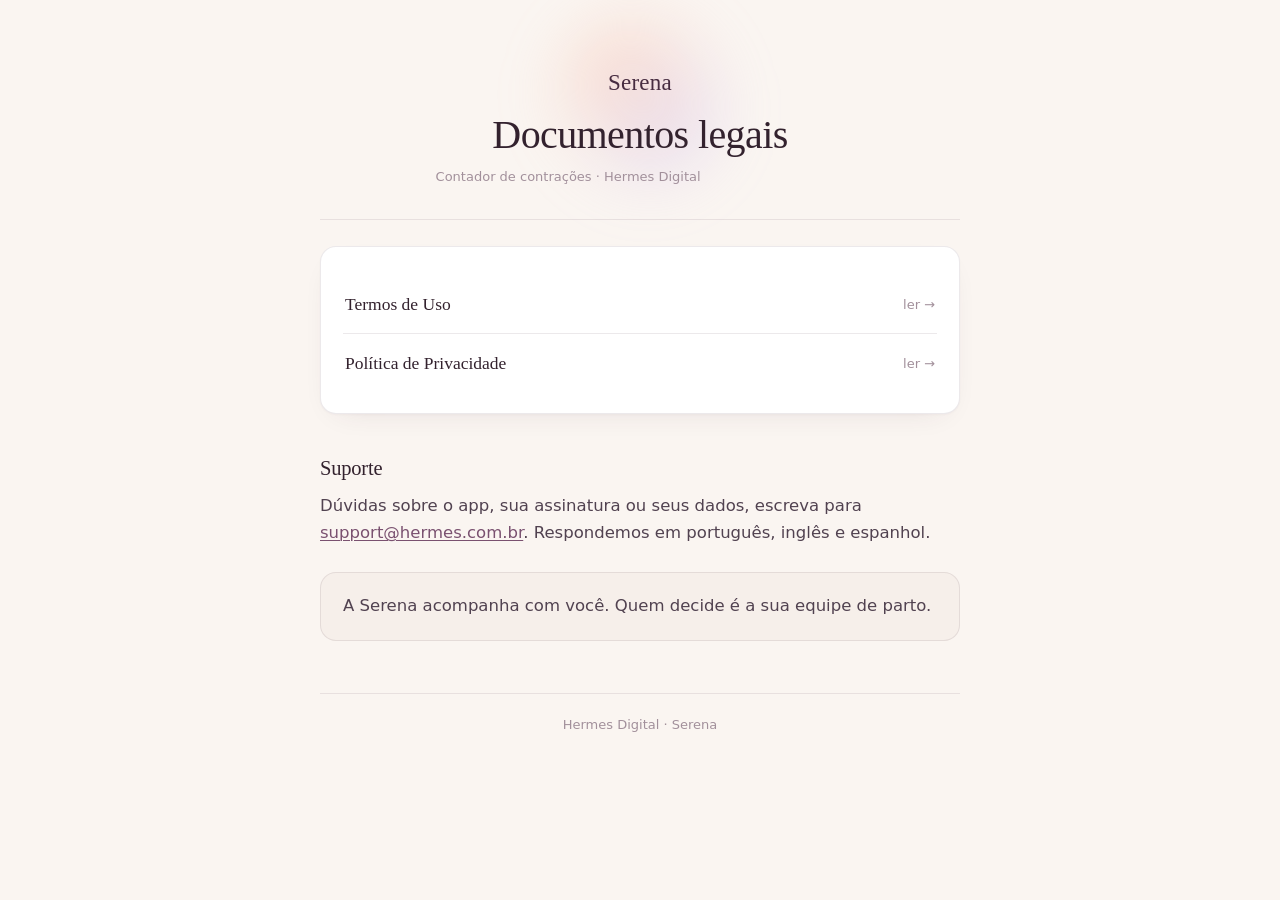
<file: index.html>
<!doctype html>
<html lang="pt-BR">
<head>
<meta charset="utf-8">
<meta name="viewport" content="width=device-width,initial-scale=1">
<meta name="color-scheme" content="light">
<style>
:root{
  --ground:#FAF5F1; --surface:#FFFFFF; --sunken:#F6EFEA;
  --ink:#33222E; --plum:#472C40; --accent:#7A5170;
  --muted:#8A7583; --faint:#A2909B; --hairline:rgba(71,44,64,.10);
  --serif:ui-serif,"New York","Iowan Old Style",Georgia,serif;
  --sans:-apple-system,BlinkMacSystemFont,"Segoe UI",system-ui,sans-serif;
}
*{box-sizing:border-box}
html{-webkit-text-size-adjust:100%}
body{
  margin:0;background:var(--ground);color:var(--ink);
  font-family:var(--sans);font-size:16.5px;line-height:1.62;
  padding:0 22px 90px;-webkit-font-smoothing:antialiased;
}
.wrap{max-width:40rem;margin:0 auto}

/* cabeçalho com o brilho do orbe */
header{position:relative;padding:64px 0 26px;text-align:center}
header::before{
  content:"";position:absolute;left:50%;top:8px;transform:translateX(-50%);
  width:190px;height:190px;border-radius:50%;pointer-events:none;
  background:
    radial-gradient(circle at 38% 32%, rgba(250,178,150,.30), rgba(250,178,150,0) 62%),
    radial-gradient(circle at 62% 60%, rgba(192,168,240,.26), rgba(192,168,240,0) 62%);
  filter:blur(26px);
}
.brand{
  position:relative;font-family:var(--serif);font-size:23px;letter-spacing:.01em;
  color:var(--plum);
}
h1{
  position:relative;font-family:var(--serif);font-size:clamp(31px,8vw,40px);
  font-weight:500;line-height:1.12;letter-spacing:-.015em;margin:12px 0 8px;
  text-wrap:balance;
}
.updated{position:relative;font-size:13px;color:var(--faint);margin:0}
.rule{height:1px;background:var(--hairline);margin:6px 0 4px}

h2{
  font-family:var(--serif);font-size:20.5px;font-weight:500;letter-spacing:-.01em;
  margin:38px 0 8px;color:var(--ink);
}
p,li{color:#514250;max-width:60ch;margin:0 0 .85rem}
ul{padding-left:1.15rem;margin:.2rem 0 1rem}
li{margin:.34rem 0}
li::marker{color:var(--accent)}
strong{color:var(--ink);font-weight:640}
a{color:var(--accent);text-underline-offset:2px;text-decoration-thickness:1px}
a:focus-visible{outline:2px solid var(--accent);outline-offset:3px;border-radius:3px}

/* cartão de destaque — o mesmo do app */
.card{
  background:var(--surface);border:1px solid var(--hairline);border-radius:16px;
  padding:20px 22px;margin:26px 0 6px;
  box-shadow:0 1px 2px rgba(71,44,64,.03),0 10px 30px -18px rgba(71,44,64,.16);
}
.card p{margin:0}
.card.quiet{background:var(--sunken);box-shadow:none}

.docs{list-style:none;padding:0;margin:8px 0 0}
.docs li{
  margin:0;border-top:1px solid var(--hairline);
}
.docs li:first-child{border-top:0}
.docs a{
  display:flex;align-items:center;justify-content:space-between;gap:12px;
  padding:15px 2px;text-decoration:none;font-family:var(--serif);font-size:17.5px;
  color:var(--ink);
}
.docs a span{font-family:var(--sans);font-size:13px;color:var(--faint)}
.docs a:hover{color:var(--accent)}

footer{
  margin-top:52px;padding-top:20px;border-top:1px solid var(--hairline);
  font-size:13px;color:var(--faint);text-align:center;
}
footer a{color:var(--faint)}

@media (prefers-color-scheme:dark){
 :root{
   --ground:#171219; --surface:#1F1924; --sunken:#241D2A;
   --ink:#EDE5EF; --plum:#E5A0C0; --accent:#E5A0C0;
   --muted:#A99DAE; --faint:#8B8091; --hairline:rgba(237,229,239,.13);
 }
 body{color:var(--ink)}
 p,li{color:#C6BCCA}
 .card{box-shadow:none}
}
</style>
<title>Serena — Legal</title>
</head>
<body>
<div class="wrap">
<header>
<div class="brand">Serena</div>
<h1>Documentos legais</h1>
<p class="updated">Contador de contrações · Hermes Digital</p>
</header>
<div class="rule"></div>

<div class="card">
<ul class="docs">
<li><a href="terms.html">Termos de Uso<span>ler →</span></a></li>
<li><a href="privacy.html">Política de Privacidade<span>ler →</span></a></li>
</ul>
</div>

<h2>Suporte</h2>
<p>Dúvidas sobre o app, sua assinatura ou seus dados, escreva para
<a href="mailto:support@hermes.com.br">support@hermes.com.br</a>. Respondemos em português, inglês e espanhol.</p>

<div class="card quiet">
<p>A Serena acompanha com você. Quem decide é a sua equipe de parto.</p>
</div>

<footer>Hermes Digital · Serena</footer>
</div>
</body>
</html>
</file>
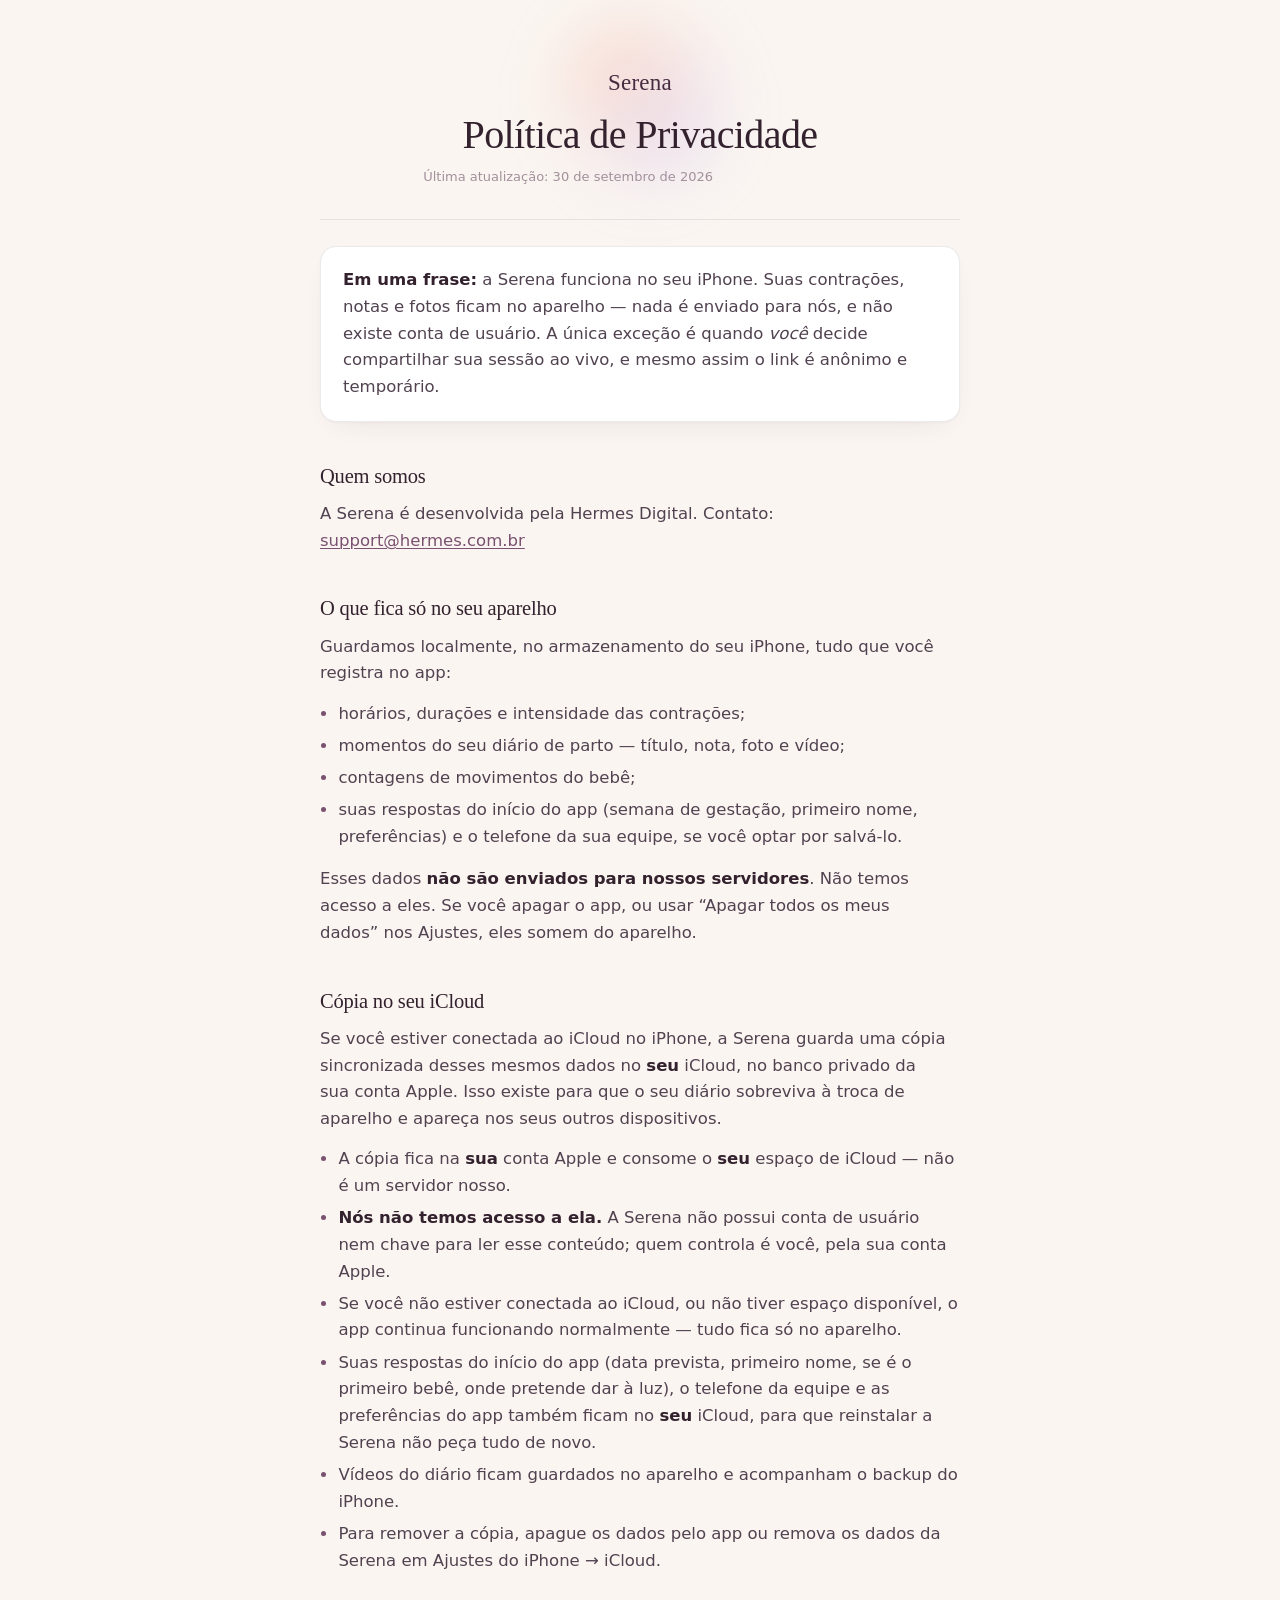
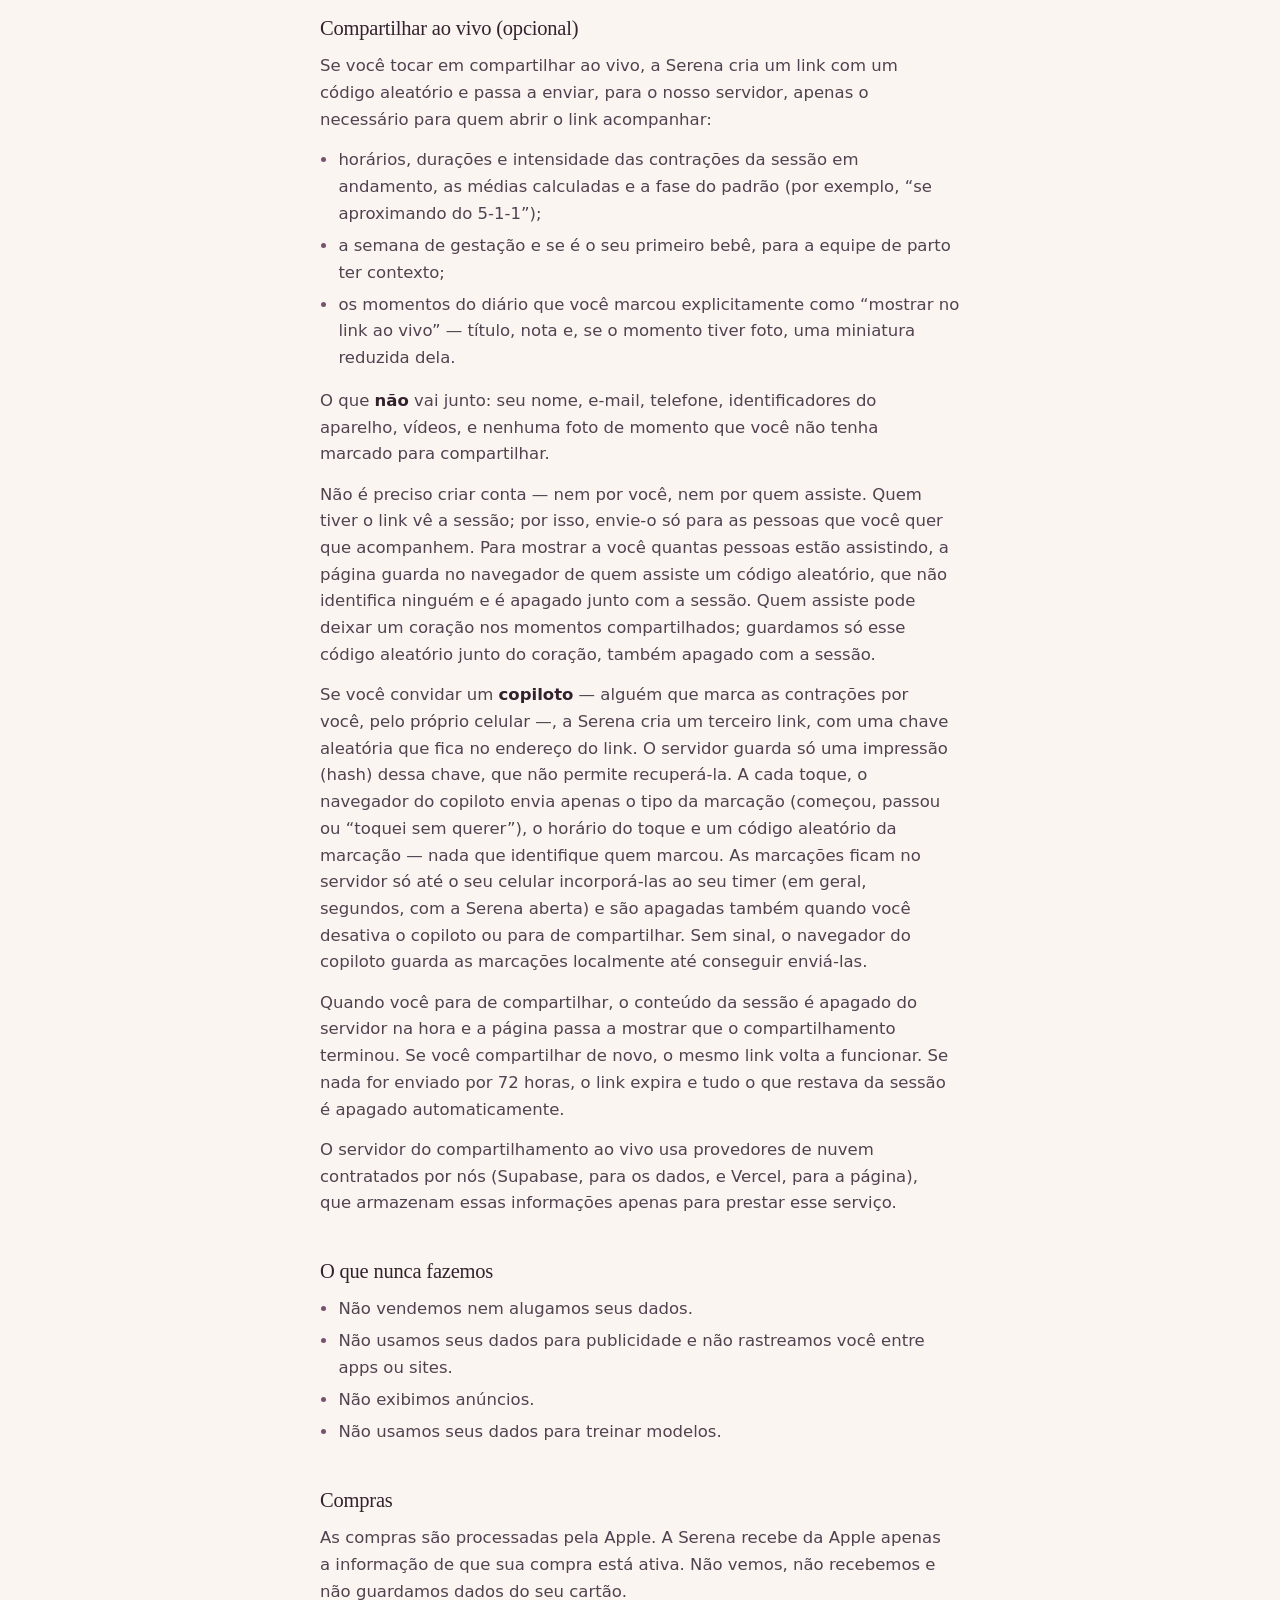
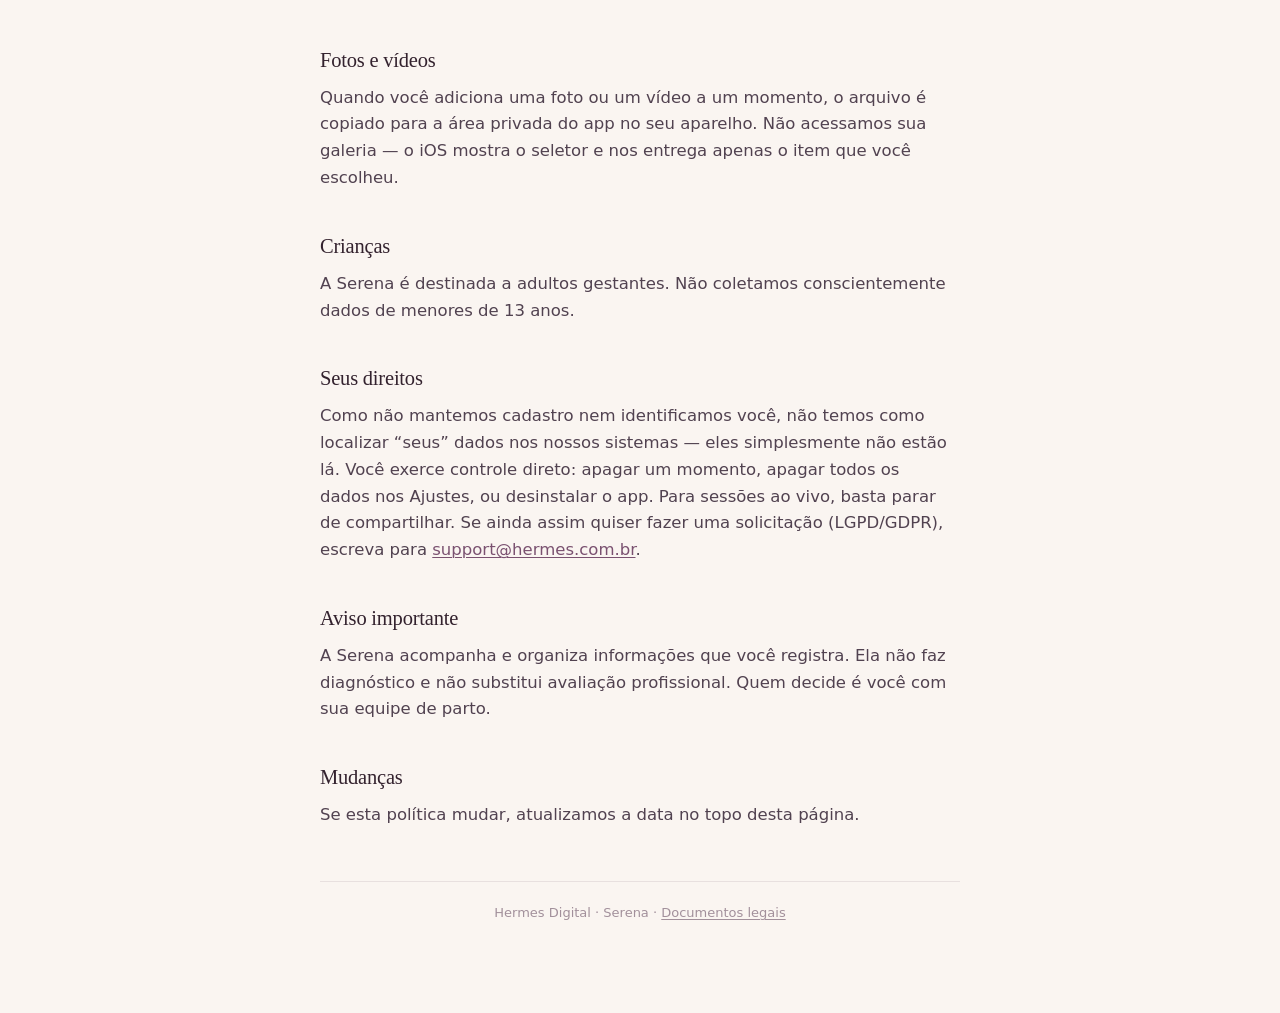
<file: privacy.html>
<!doctype html>
<html lang="pt-BR">
<head>
<meta charset="utf-8">
<meta name="viewport" content="width=device-width,initial-scale=1">
<meta name="color-scheme" content="light">
<style>
:root{
  --ground:#FAF5F1; --surface:#FFFFFF; --sunken:#F6EFEA;
  --ink:#33222E; --plum:#472C40; --accent:#7A5170;
  --muted:#8A7583; --faint:#A2909B; --hairline:rgba(71,44,64,.10);
  --serif:ui-serif,"New York","Iowan Old Style",Georgia,serif;
  --sans:-apple-system,BlinkMacSystemFont,"Segoe UI",system-ui,sans-serif;
}
*{box-sizing:border-box}
html{-webkit-text-size-adjust:100%}
body{
  margin:0;background:var(--ground);color:var(--ink);
  font-family:var(--sans);font-size:16.5px;line-height:1.62;
  padding:0 22px 90px;-webkit-font-smoothing:antialiased;
}
.wrap{max-width:40rem;margin:0 auto}

/* cabeçalho com o brilho do orbe */
header{position:relative;padding:64px 0 26px;text-align:center}
header::before{
  content:"";position:absolute;left:50%;top:8px;transform:translateX(-50%);
  width:190px;height:190px;border-radius:50%;pointer-events:none;
  background:
    radial-gradient(circle at 38% 32%, rgba(250,178,150,.30), rgba(250,178,150,0) 62%),
    radial-gradient(circle at 62% 60%, rgba(192,168,240,.26), rgba(192,168,240,0) 62%);
  filter:blur(26px);
}
.brand{
  position:relative;font-family:var(--serif);font-size:23px;letter-spacing:.01em;
  color:var(--plum);
}
h1{
  position:relative;font-family:var(--serif);font-size:clamp(31px,8vw,40px);
  font-weight:500;line-height:1.12;letter-spacing:-.015em;margin:12px 0 8px;
  text-wrap:balance;
}
.updated{position:relative;font-size:13px;color:var(--faint);margin:0}
.rule{height:1px;background:var(--hairline);margin:6px 0 4px}

h2{
  font-family:var(--serif);font-size:20.5px;font-weight:500;letter-spacing:-.01em;
  margin:38px 0 8px;color:var(--ink);
}
p,li{color:#514250;max-width:60ch;margin:0 0 .85rem}
ul{padding-left:1.15rem;margin:.2rem 0 1rem}
li{margin:.34rem 0}
li::marker{color:var(--accent)}
strong{color:var(--ink);font-weight:640}
a{color:var(--accent);text-underline-offset:2px;text-decoration-thickness:1px}
a:focus-visible{outline:2px solid var(--accent);outline-offset:3px;border-radius:3px}

/* cartão de destaque — o mesmo do app */
.card{
  background:var(--surface);border:1px solid var(--hairline);border-radius:16px;
  padding:20px 22px;margin:26px 0 6px;
  box-shadow:0 1px 2px rgba(71,44,64,.03),0 10px 30px -18px rgba(71,44,64,.16);
}
.card p{margin:0}
.card.quiet{background:var(--sunken);box-shadow:none}

.docs{list-style:none;padding:0;margin:8px 0 0}
.docs li{
  margin:0;border-top:1px solid var(--hairline);
}
.docs li:first-child{border-top:0}
.docs a{
  display:flex;align-items:center;justify-content:space-between;gap:12px;
  padding:15px 2px;text-decoration:none;font-family:var(--serif);font-size:17.5px;
  color:var(--ink);
}
.docs a span{font-family:var(--sans);font-size:13px;color:var(--faint)}
.docs a:hover{color:var(--accent)}

footer{
  margin-top:52px;padding-top:20px;border-top:1px solid var(--hairline);
  font-size:13px;color:var(--faint);text-align:center;
}
footer a{color:var(--faint)}

@media (prefers-color-scheme:dark){
 :root{
   --ground:#171219; --surface:#1F1924; --sunken:#241D2A;
   --ink:#EDE5EF; --plum:#E5A0C0; --accent:#E5A0C0;
   --muted:#A99DAE; --faint:#8B8091; --hairline:rgba(237,229,239,.13);
 }
 body{color:var(--ink)}
 p,li{color:#C6BCCA}
 .card{box-shadow:none}
}
</style>
<title>Serena — Política de Privacidade</title>
</head>
<body>
<div class="wrap">
<header>
<div class="brand">Serena</div>
<h1>Política de Privacidade</h1>
<p class="updated">Última atualização: 30 de setembro de 2026</p>
</header>
<div class="rule"></div>
<div class="card">
<p style="margin:0"><strong>Em uma frase:</strong> a Serena funciona no seu iPhone. Suas contrações, notas e fotos ficam no aparelho — nada é enviado para nós, e não existe conta de usuário. A única exceção é quando <em>você</em> decide compartilhar sua sessão ao vivo, e mesmo assim o link é anônimo e temporário.</p>
</div>

<h2>Quem somos</h2>
<p>A Serena é desenvolvida pela Hermes Digital. Contato: <a href="mailto:support@hermes.com.br">support@hermes.com.br</a></p>

<h2>O que fica só no seu aparelho</h2>
<p>Guardamos localmente, no armazenamento do seu iPhone, tudo que você registra no app:</p>
<ul>
<li>horários, durações e intensidade das contrações;</li>
<li>momentos do seu diário de parto — título, nota, foto e vídeo;</li>
<li>contagens de movimentos do bebê;</li>
<li>suas respostas do início do app (semana de gestação, primeiro nome, preferências) e o telefone da sua equipe, se você optar por salvá-lo.</li>
</ul>
<p>Esses dados <strong>não são enviados para nossos servidores</strong>. Não temos acesso a eles. Se você apagar o app, ou usar “Apagar todos os meus dados” nos Ajustes, eles somem do aparelho.</p>

<h2>Cópia no seu iCloud</h2>
<p>Se você estiver conectada ao iCloud no iPhone, a Serena guarda uma cópia sincronizada desses mesmos dados no <strong>seu</strong> iCloud, no banco privado da sua conta Apple. Isso existe para que o seu diário sobreviva à troca de aparelho e apareça nos seus outros dispositivos.</p>
<ul>
<li>A cópia fica na <strong>sua</strong> conta Apple e consome o <strong>seu</strong> espaço de iCloud — não é um servidor nosso.</li>
<li><strong>Nós não temos acesso a ela.</strong> A Serena não possui conta de usuário nem chave para ler esse conteúdo; quem controla é você, pela sua conta Apple.</li>
<li>Se você não estiver conectada ao iCloud, ou não tiver espaço disponível, o app continua funcionando normalmente — tudo fica só no aparelho.</li>
<li>Suas respostas do início do app (data prevista, primeiro nome, se é o primeiro bebê, onde pretende dar à luz), o telefone da equipe e as preferências do app também ficam no <strong>seu</strong> iCloud, para que reinstalar a Serena não peça tudo de novo.</li>
<li>Vídeos do diário ficam guardados no aparelho e acompanham o backup do iPhone.</li>
<li>Para remover a cópia, apague os dados pelo app ou remova os dados da Serena em Ajustes do iPhone → iCloud.</li>
</ul>

<h2>Compartilhar ao vivo (opcional)</h2>
<p>Se você tocar em compartilhar ao vivo, a Serena cria um link com um código aleatório e passa a enviar, para o nosso servidor, apenas o necessário para quem abrir o link acompanhar:</p>
<ul>
<li>horários, durações e intensidade das contrações da sessão em andamento, as médias calculadas e a fase do padrão (por exemplo, “se aproximando do 5-1-1”);</li>
<li>a semana de gestação e se é o seu primeiro bebê, para a equipe de parto ter contexto;</li>
<li>os momentos do diário que você marcou explicitamente como “mostrar no link ao vivo” — título, nota e, se o momento tiver foto, uma miniatura reduzida dela.</li>
</ul>
<p>O que <strong>não</strong> vai junto: seu nome, e-mail, telefone, identificadores do aparelho, vídeos, e nenhuma foto de momento que você não tenha marcado para compartilhar.</p>
<p>Não é preciso criar conta — nem por você, nem por quem assiste. Quem tiver o link vê a sessão; por isso, envie-o só para as pessoas que você quer que acompanhem. Para mostrar a você quantas pessoas estão assistindo, a página guarda no navegador de quem assiste um código aleatório, que não identifica ninguém e é apagado junto com a sessão. Quem assiste pode deixar um coração nos momentos compartilhados; guardamos só esse código aleatório junto do coração, também apagado com a sessão.</p>
<p>Se você convidar um <strong>copiloto</strong> — alguém que marca as contrações por você, pelo próprio celular —, a Serena cria um terceiro link, com uma chave aleatória que fica no endereço do link. O servidor guarda só uma impressão (hash) dessa chave, que não permite recuperá-la. A cada toque, o navegador do copiloto envia apenas o tipo da marcação (começou, passou ou “toquei sem querer”), o horário do toque e um código aleatório da marcação — nada que identifique quem marcou. As marcações ficam no servidor só até o seu celular incorporá-las ao seu timer (em geral, segundos, com a Serena aberta) e são apagadas também quando você desativa o copiloto ou para de compartilhar. Sem sinal, o navegador do copiloto guarda as marcações localmente até conseguir enviá-las.</p>
<p>Quando você para de compartilhar, o conteúdo da sessão é apagado do servidor na hora e a página passa a mostrar que o compartilhamento terminou. Se você compartilhar de novo, o mesmo link volta a funcionar. Se nada for enviado por 72 horas, o link expira e tudo o que restava da sessão é apagado automaticamente.</p>
<p>O servidor do compartilhamento ao vivo usa provedores de nuvem contratados por nós (Supabase, para os dados, e Vercel, para a página), que armazenam essas informações apenas para prestar esse serviço.</p>

<h2>O que nunca fazemos</h2>
<ul>
<li>Não vendemos nem alugamos seus dados.</li>
<li>Não usamos seus dados para publicidade e não rastreamos você entre apps ou sites.</li>
<li>Não exibimos anúncios.</li>
<li>Não usamos seus dados para treinar modelos.</li>
</ul>

<h2>Compras</h2>
<p>As compras são processadas pela Apple. A Serena recebe da Apple apenas a informação de que sua compra está ativa. Não vemos, não recebemos e não guardamos dados do seu cartão.</p>

<h2>Fotos e vídeos</h2>
<p>Quando você adiciona uma foto ou um vídeo a um momento, o arquivo é copiado para a área privada do app no seu aparelho. Não acessamos sua galeria — o iOS mostra o seletor e nos entrega apenas o item que você escolheu.</p>

<h2>Crianças</h2>
<p>A Serena é destinada a adultos gestantes. Não coletamos conscientemente dados de menores de 13 anos.</p>

<h2>Seus direitos</h2>
<p>Como não mantemos cadastro nem identificamos você, não temos como localizar “seus” dados nos nossos sistemas — eles simplesmente não estão lá. Você exerce controle direto: apagar um momento, apagar todos os dados nos Ajustes, ou desinstalar o app. Para sessões ao vivo, basta parar de compartilhar. Se ainda assim quiser fazer uma solicitação (LGPD/GDPR), escreva para <a href="mailto:support@hermes.com.br">support@hermes.com.br</a>.</p>

<h2>Aviso importante</h2>
<p>A Serena acompanha e organiza informações que você registra. Ela não faz diagnóstico e não substitui avaliação profissional. Quem decide é você com sua equipe de parto.</p>

<h2>Mudanças</h2>
<p>Se esta política mudar, atualizamos a data no topo desta página.</p>


<footer>Hermes Digital · Serena · <a href="index.html">Documentos legais</a></footer>
</div>
</body>
</html>
</file>
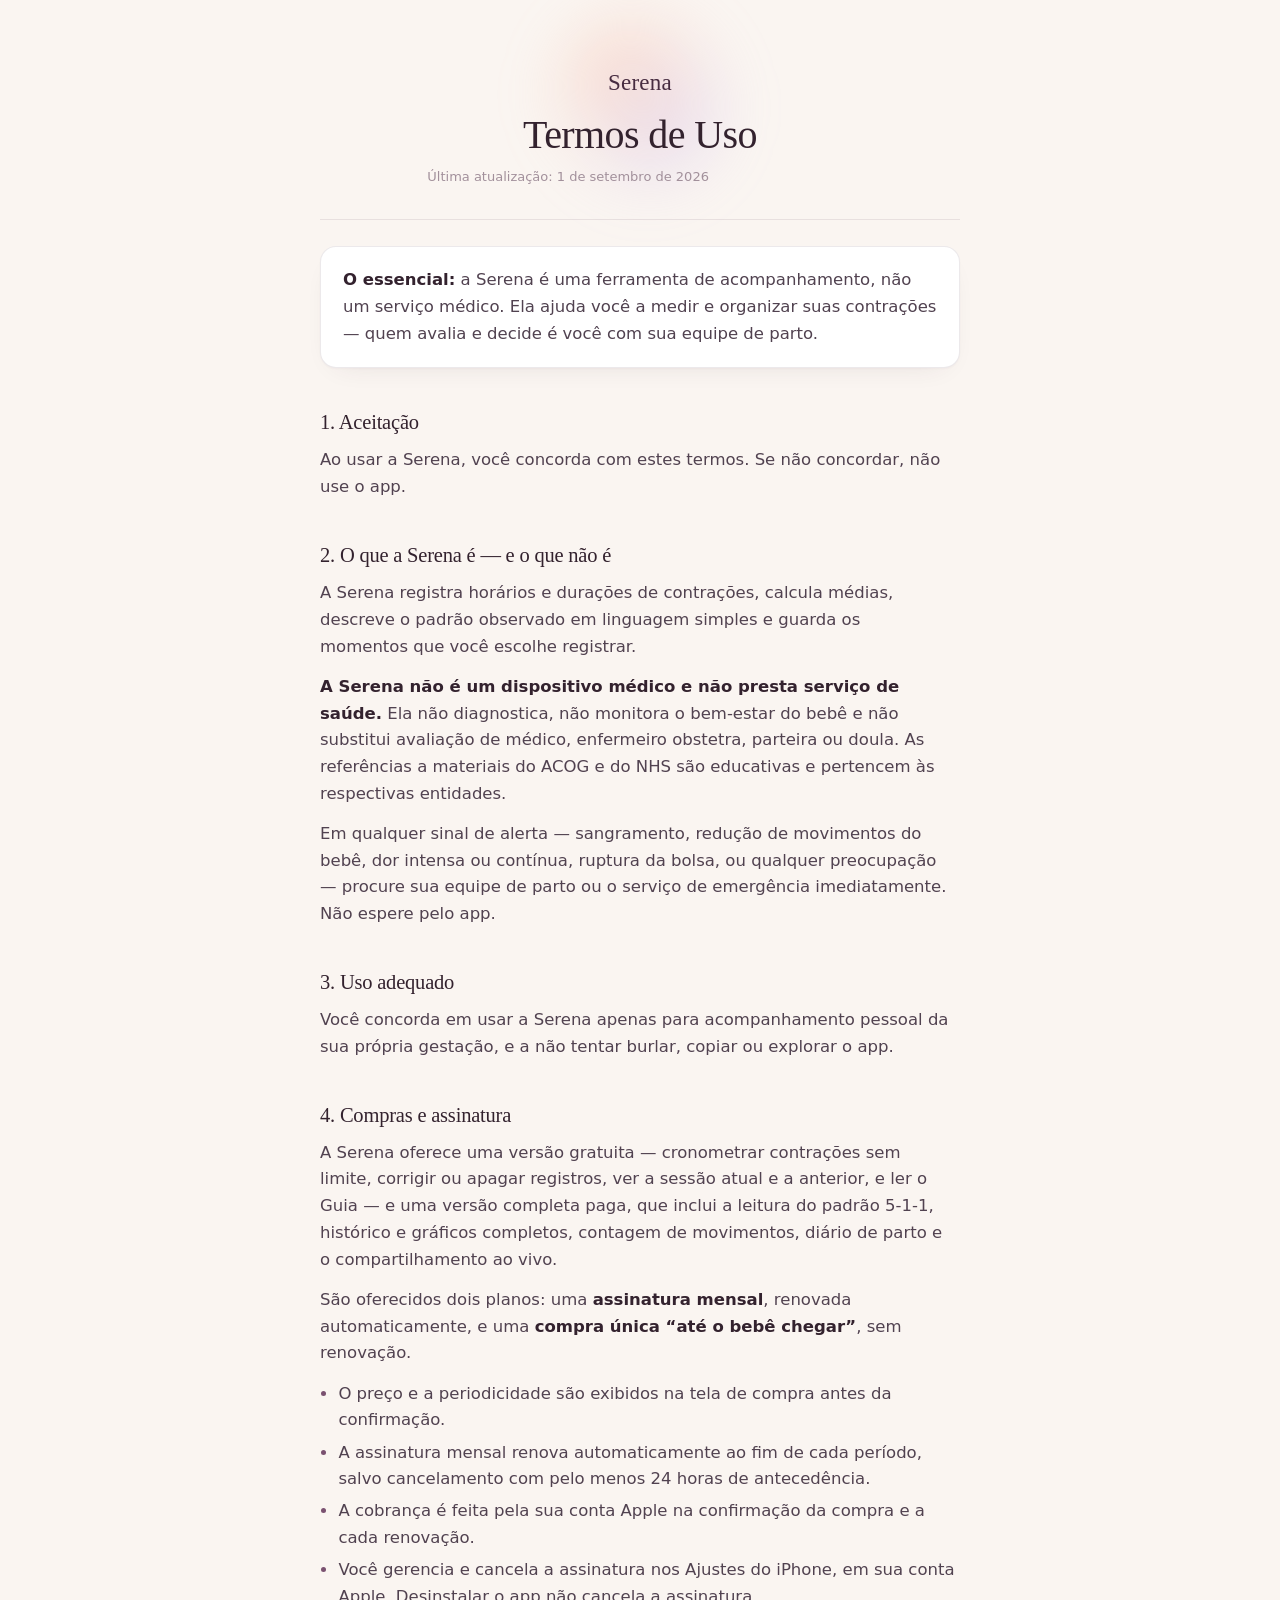
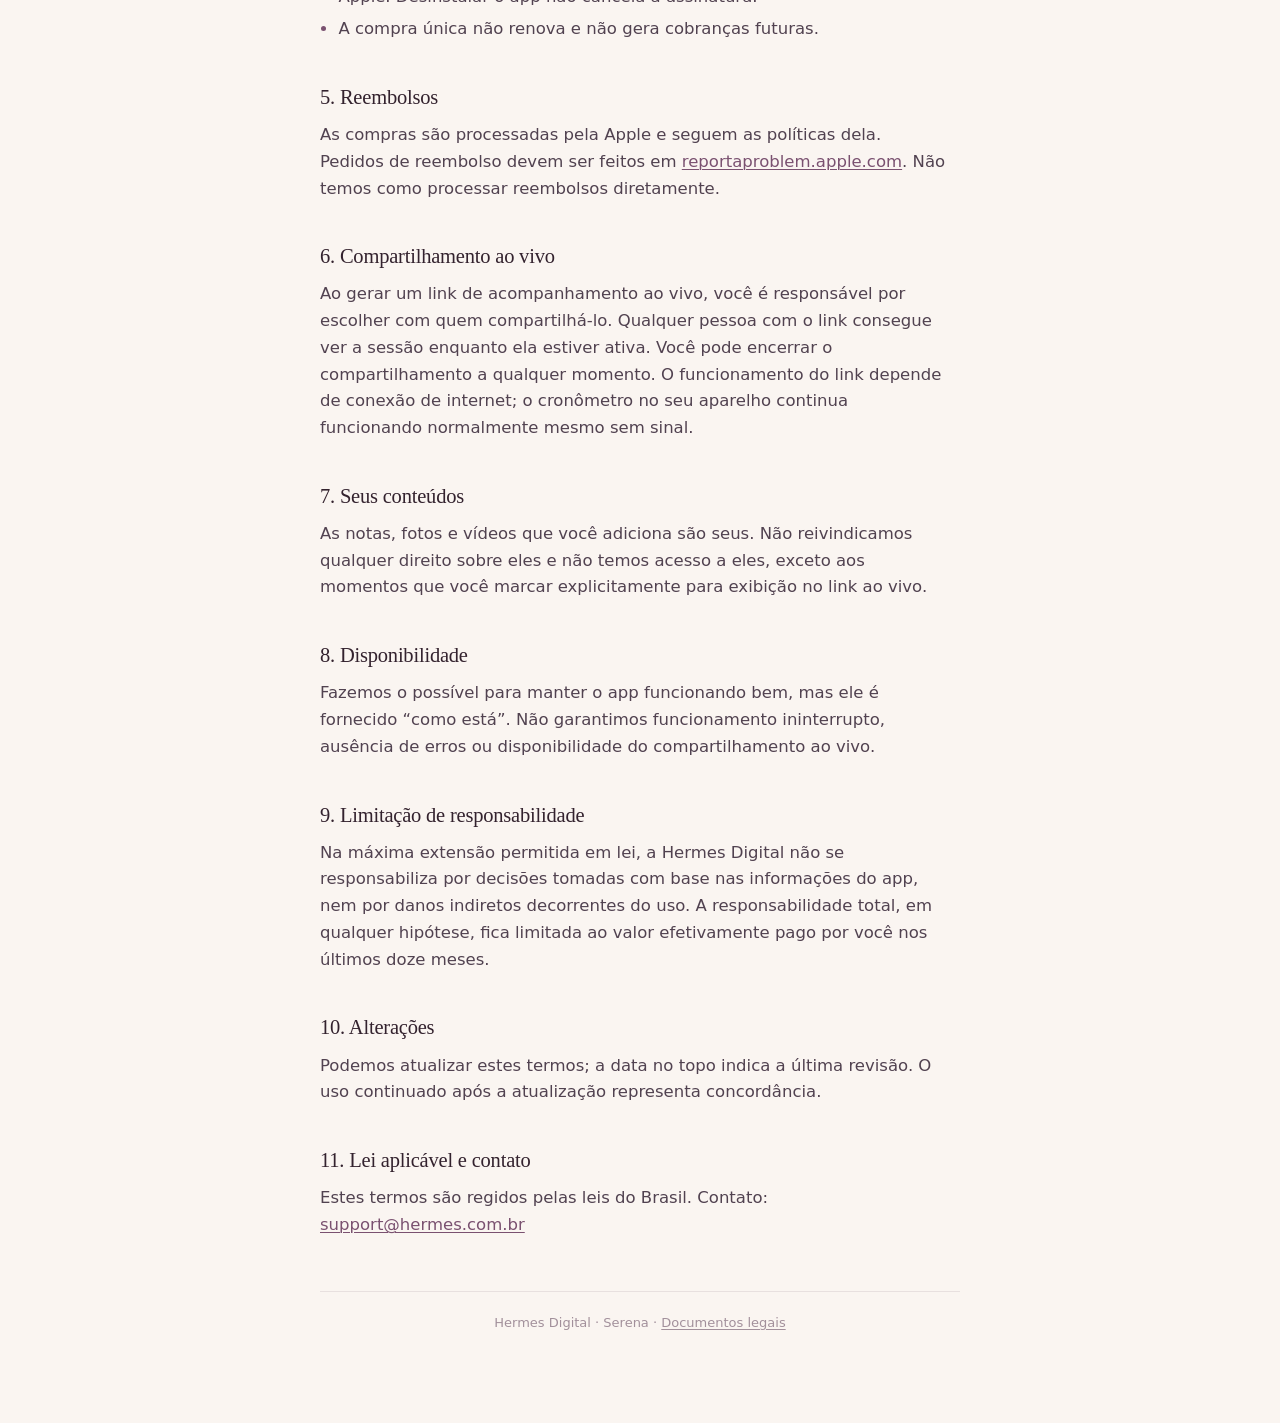
<file: terms.html>
<!doctype html>
<html lang="pt-BR">
<head>
<meta charset="utf-8">
<meta name="viewport" content="width=device-width,initial-scale=1">
<meta name="color-scheme" content="light">
<style>
:root{
  --ground:#FAF5F1; --surface:#FFFFFF; --sunken:#F6EFEA;
  --ink:#33222E; --plum:#472C40; --accent:#7A5170;
  --muted:#8A7583; --faint:#A2909B; --hairline:rgba(71,44,64,.10);
  --serif:ui-serif,"New York","Iowan Old Style",Georgia,serif;
  --sans:-apple-system,BlinkMacSystemFont,"Segoe UI",system-ui,sans-serif;
}
*{box-sizing:border-box}
html{-webkit-text-size-adjust:100%}
body{
  margin:0;background:var(--ground);color:var(--ink);
  font-family:var(--sans);font-size:16.5px;line-height:1.62;
  padding:0 22px 90px;-webkit-font-smoothing:antialiased;
}
.wrap{max-width:40rem;margin:0 auto}

/* cabeçalho com o brilho do orbe */
header{position:relative;padding:64px 0 26px;text-align:center}
header::before{
  content:"";position:absolute;left:50%;top:8px;transform:translateX(-50%);
  width:190px;height:190px;border-radius:50%;pointer-events:none;
  background:
    radial-gradient(circle at 38% 32%, rgba(250,178,150,.30), rgba(250,178,150,0) 62%),
    radial-gradient(circle at 62% 60%, rgba(192,168,240,.26), rgba(192,168,240,0) 62%);
  filter:blur(26px);
}
.brand{
  position:relative;font-family:var(--serif);font-size:23px;letter-spacing:.01em;
  color:var(--plum);
}
h1{
  position:relative;font-family:var(--serif);font-size:clamp(31px,8vw,40px);
  font-weight:500;line-height:1.12;letter-spacing:-.015em;margin:12px 0 8px;
  text-wrap:balance;
}
.updated{position:relative;font-size:13px;color:var(--faint);margin:0}
.rule{height:1px;background:var(--hairline);margin:6px 0 4px}

h2{
  font-family:var(--serif);font-size:20.5px;font-weight:500;letter-spacing:-.01em;
  margin:38px 0 8px;color:var(--ink);
}
p,li{color:#514250;max-width:60ch;margin:0 0 .85rem}
ul{padding-left:1.15rem;margin:.2rem 0 1rem}
li{margin:.34rem 0}
li::marker{color:var(--accent)}
strong{color:var(--ink);font-weight:640}
a{color:var(--accent);text-underline-offset:2px;text-decoration-thickness:1px}
a:focus-visible{outline:2px solid var(--accent);outline-offset:3px;border-radius:3px}

/* cartão de destaque — o mesmo do app */
.card{
  background:var(--surface);border:1px solid var(--hairline);border-radius:16px;
  padding:20px 22px;margin:26px 0 6px;
  box-shadow:0 1px 2px rgba(71,44,64,.03),0 10px 30px -18px rgba(71,44,64,.16);
}
.card p{margin:0}
.card.quiet{background:var(--sunken);box-shadow:none}

.docs{list-style:none;padding:0;margin:8px 0 0}
.docs li{
  margin:0;border-top:1px solid var(--hairline);
}
.docs li:first-child{border-top:0}
.docs a{
  display:flex;align-items:center;justify-content:space-between;gap:12px;
  padding:15px 2px;text-decoration:none;font-family:var(--serif);font-size:17.5px;
  color:var(--ink);
}
.docs a span{font-family:var(--sans);font-size:13px;color:var(--faint)}
.docs a:hover{color:var(--accent)}

footer{
  margin-top:52px;padding-top:20px;border-top:1px solid var(--hairline);
  font-size:13px;color:var(--faint);text-align:center;
}
footer a{color:var(--faint)}

@media (prefers-color-scheme:dark){
 :root{
   --ground:#171219; --surface:#1F1924; --sunken:#241D2A;
   --ink:#EDE5EF; --plum:#E5A0C0; --accent:#E5A0C0;
   --muted:#A99DAE; --faint:#8B8091; --hairline:rgba(237,229,239,.13);
 }
 body{color:var(--ink)}
 p,li{color:#C6BCCA}
 .card{box-shadow:none}
}
</style>
<title>Serena — Termos de Uso</title>
</head>
<body>
<div class="wrap">
<header>
<div class="brand">Serena</div>
<h1>Termos de Uso</h1>
<p class="updated">Última atualização: 1 de setembro de 2026</p>
</header>
<div class="rule"></div>
<div class="card">
<p style="margin:0"><strong>O essencial:</strong> a Serena é uma ferramenta de acompanhamento, não um serviço médico. Ela ajuda você a medir e organizar suas contrações — quem avalia e decide é você com sua equipe de parto.</p>
</div>

<h2>1. Aceitação</h2>
<p>Ao usar a Serena, você concorda com estes termos. Se não concordar, não use o app.</p>

<h2>2. O que a Serena é — e o que não é</h2>
<p>A Serena registra horários e durações de contrações, calcula médias, descreve o padrão observado em linguagem simples e guarda os momentos que você escolhe registrar.</p>
<p><strong>A Serena não é um dispositivo médico e não presta serviço de saúde.</strong> Ela não diagnostica, não monitora o bem-estar do bebê e não substitui avaliação de médico, enfermeiro obstetra, parteira ou doula. As referências a materiais do ACOG e do NHS são educativas e pertencem às respectivas entidades.</p>
<p>Em qualquer sinal de alerta — sangramento, redução de movimentos do bebê, dor intensa ou contínua, ruptura da bolsa, ou qualquer preocupação — procure sua equipe de parto ou o serviço de emergência imediatamente. Não espere pelo app.</p>

<h2>3. Uso adequado</h2>
<p>Você concorda em usar a Serena apenas para acompanhamento pessoal da sua própria gestação, e a não tentar burlar, copiar ou explorar o app.</p>

<h2>4. Compras e assinatura</h2>
<p>A Serena oferece uma versão gratuita — cronometrar contrações sem limite, corrigir ou apagar registros, ver a sessão atual e a anterior, e ler o Guia — e uma versão completa paga, que inclui a leitura do padrão 5-1-1, histórico e gráficos completos, contagem de movimentos, diário de parto e o compartilhamento ao vivo.</p>
<p>São oferecidos dois planos: uma <strong>assinatura mensal</strong>, renovada automaticamente, e uma <strong>compra única “até o bebê chegar”</strong>, sem renovação.</p>
<ul>
<li>O preço e a periodicidade são exibidos na tela de compra antes da confirmação.</li>
<li>A assinatura mensal renova automaticamente ao fim de cada período, salvo cancelamento com pelo menos 24 horas de antecedência.</li>
<li>A cobrança é feita pela sua conta Apple na confirmação da compra e a cada renovação.</li>
<li>Você gerencia e cancela a assinatura nos Ajustes do iPhone, em sua conta Apple. Desinstalar o app não cancela a assinatura.</li>
<li>A compra única não renova e não gera cobranças futuras.</li>
</ul>

<h2>5. Reembolsos</h2>
<p>As compras são processadas pela Apple e seguem as políticas dela. Pedidos de reembolso devem ser feitos em <a href="https://reportaproblem.apple.com">reportaproblem.apple.com</a>. Não temos como processar reembolsos diretamente.</p>

<h2>6. Compartilhamento ao vivo</h2>
<p>Ao gerar um link de acompanhamento ao vivo, você é responsável por escolher com quem compartilhá-lo. Qualquer pessoa com o link consegue ver a sessão enquanto ela estiver ativa. Você pode encerrar o compartilhamento a qualquer momento. O funcionamento do link depende de conexão de internet; o cronômetro no seu aparelho continua funcionando normalmente mesmo sem sinal.</p>

<h2>7. Seus conteúdos</h2>
<p>As notas, fotos e vídeos que você adiciona são seus. Não reivindicamos qualquer direito sobre eles e não temos acesso a eles, exceto aos momentos que você marcar explicitamente para exibição no link ao vivo.</p>

<h2>8. Disponibilidade</h2>
<p>Fazemos o possível para manter o app funcionando bem, mas ele é fornecido “como está”. Não garantimos funcionamento ininterrupto, ausência de erros ou disponibilidade do compartilhamento ao vivo.</p>

<h2>9. Limitação de responsabilidade</h2>
<p>Na máxima extensão permitida em lei, a Hermes Digital não se responsabiliza por decisões tomadas com base nas informações do app, nem por danos indiretos decorrentes do uso. A responsabilidade total, em qualquer hipótese, fica limitada ao valor efetivamente pago por você nos últimos doze meses.</p>

<h2>10. Alterações</h2>
<p>Podemos atualizar estes termos; a data no topo indica a última revisão. O uso continuado após a atualização representa concordância.</p>

<h2>11. Lei aplicável e contato</h2>
<p>Estes termos são regidos pelas leis do Brasil. Contato: <a href="mailto:support@hermes.com.br">support@hermes.com.br</a></p>


<footer>Hermes Digital · Serena · <a href="index.html">Documentos legais</a></footer>
</div>
</body>
</html>
</file>
